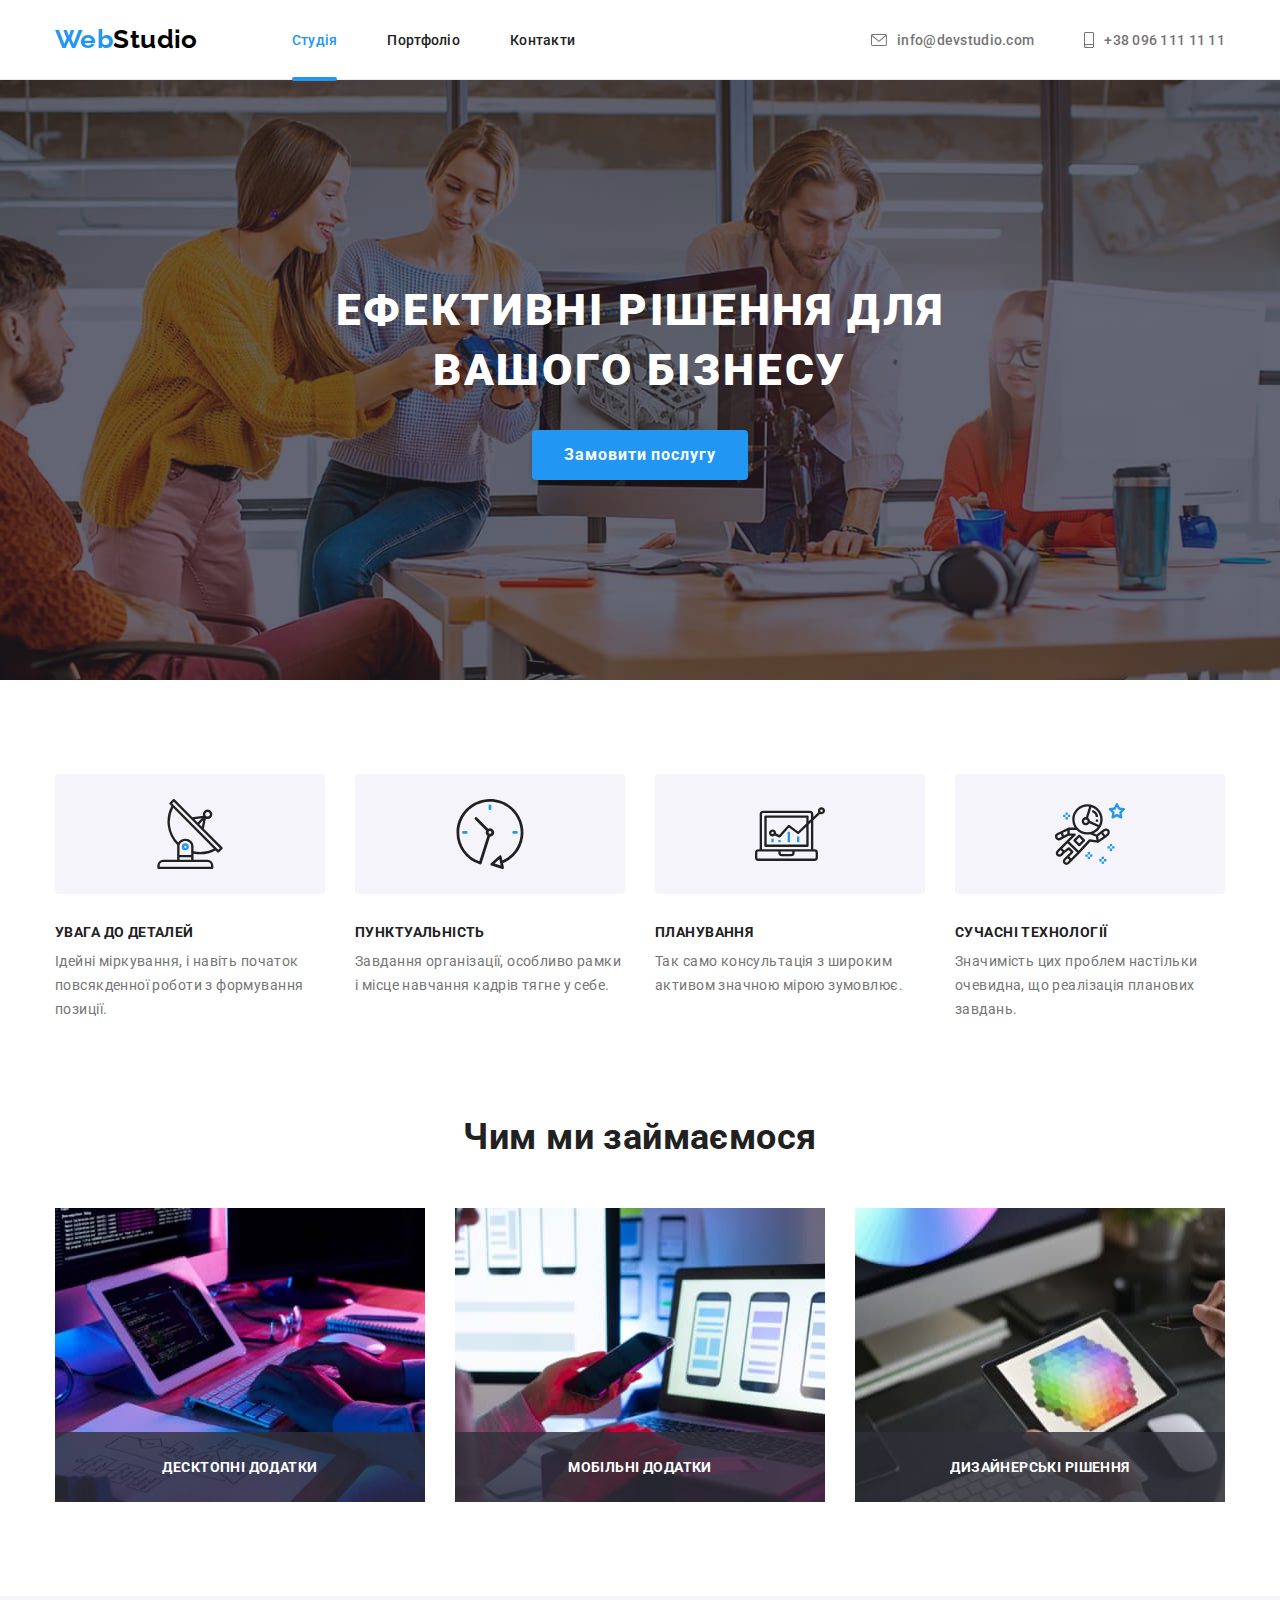
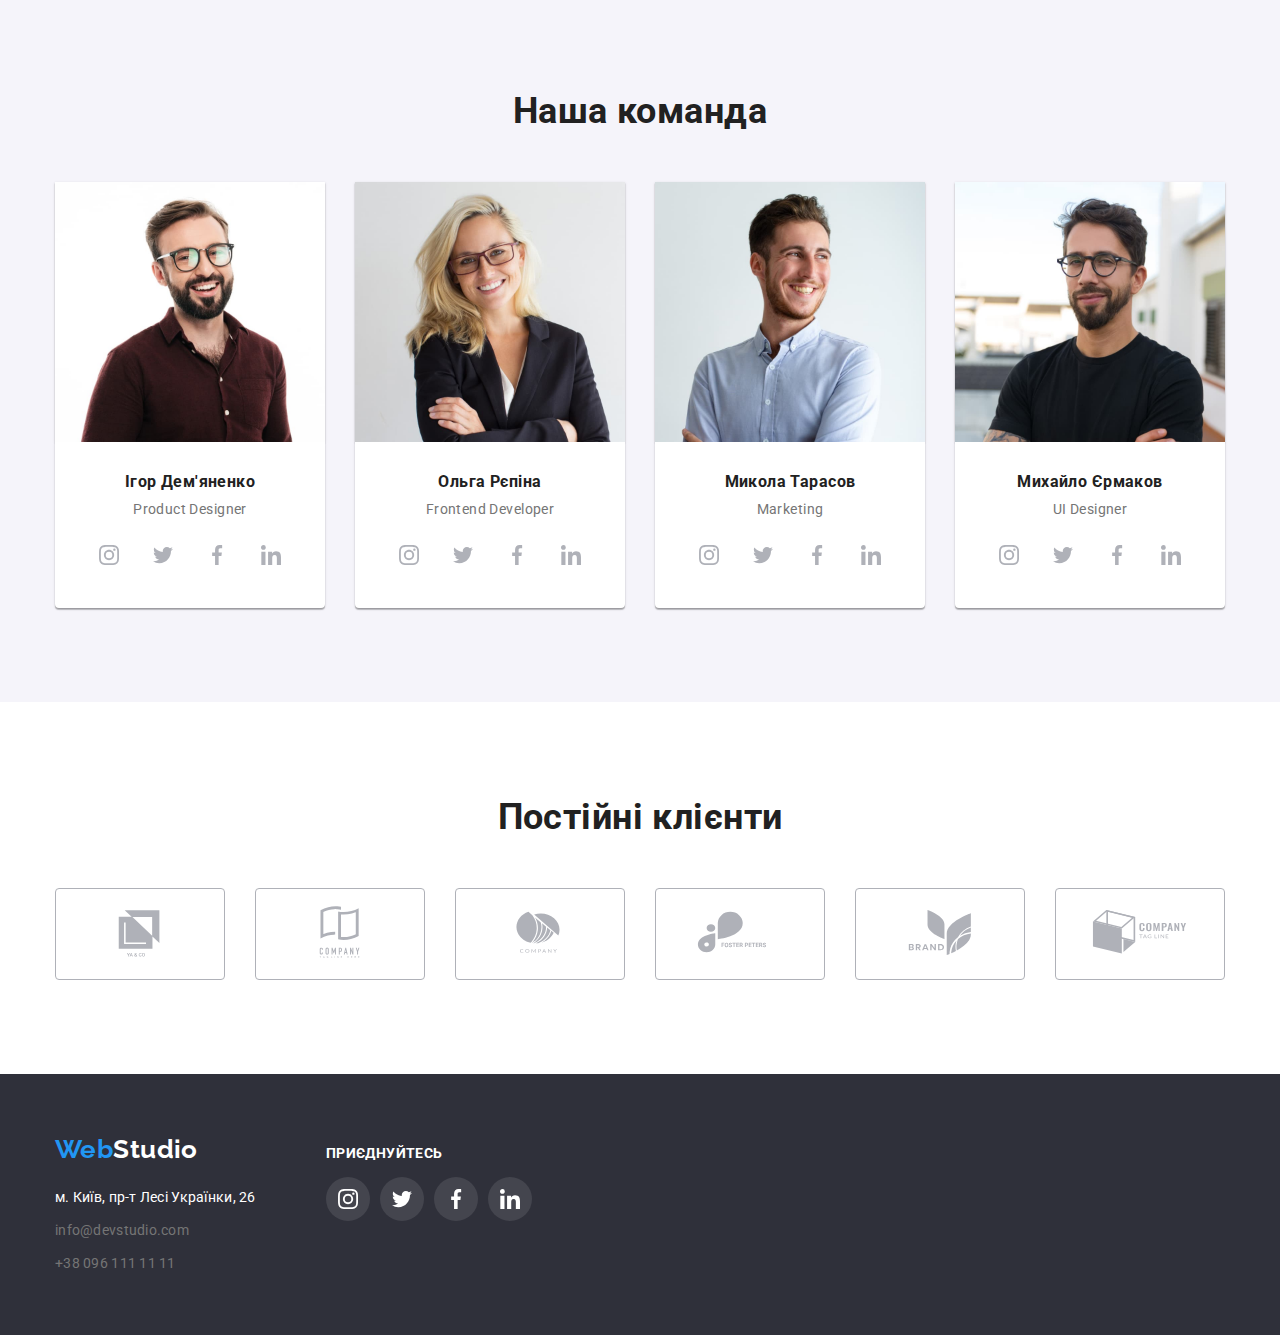
<file: index.html>
<!DOCTYPE html>
<html lang="uk">
  <head>
    <meta charset="UTF-8" />
    <meta http-equiv="X-UA-Compatible" content="IE=edge" />
    <meta name="viewport" content="width=device-width, initial-scale=1.0" />
    <title>Document</title>
    <link rel="preconnect" href="https://fonts.googleapis.com" />
    <link rel="preconnect" href="https://fonts.gstatic.com" crossorigin />
    <link
      href="https://fonts.googleapis.com/css2?family=Raleway:wght@700&family=Roboto:wght@400;500;700;900&display=swap"
      rel="stylesheet"
    />
    <link
      rel="stylesheet"
      href="https://cdnjs.cloudflare.com/ajax/libs/modern-normalize/0.6.0/modern-normalize.min.css"
    />
    <link rel="stylesheet" href="./css/styles.css" />
  </head>
  <body>
    <!-- Шапка -->
    <header class="page-header">
      <div class="container">
        <nav class="main-nav">
          <a href="index.html" lang="en" class="logo"
            ><span class="logo web">Web</span><span class="logo studio">Studio</span></a
          >
          <ul class="site-nav">
            <li class="site-nav-item">
              <a class="link-current" href="index.html">Студія</a>
            </li>
            <li class="site-nav-item">
              <a href="./portfolio.html">Портфоліо</a>
            </li>
            <li class="site-nav-item">
              <a href="#">Контакти</a>
            </li>
          </ul>
        </nav>
        <ul class="site-cont">
          <li class="site-cont-item">
            <a class="site-cont-item-link" href="mailto:info@devstudio.com">
              <span class="site-cont-item-img">
                <svg class="site-cont-item-icon" width="16" height="12">
                  <use href="./images/icons.svg#icon-envelope"></use>
                </svg>
              </span>
              info@devstudio.com</a
            >
          </li>
          <li class="site-cont-item">
            <a class="site-cont-item-link" href="tel:+380961111111">
              <span class="site-cont-item-img">
                <svg class="site-cont-item-icon" width="10" height="16">
                  <use href="./images/icons.svg#icon-smartphone"></use>
                </svg>
              </span>
              +38 096 111 11 11</a
            >
          </li>
        </ul>
      </div>
    </header>
    <!-- Основний контент сторінки -->
    <main>
      <!-- Герой -->
      <section class="hero-section">
        <div class="container">
          <h1 class="hero-title">Ефективні рішення для вашого бізнесу</h1>
          <button data-modal-open class="button-hero" type="button">Замовити послугу</button>
        </div>
      </section>
      <!--  Особливості -->
      <section class="section">
        <div class="container">
          <h2 class="section-title oportunities-title">Наші особливості</h2>
          <ul class="oportunities-list">
            <li class="oportunities-item">
              <span class="oportunities-img">
                <svg width="70" height="70">
                  <use href="./images/icons.svg#icon-antenna"></use>
                </svg>
              </span>
              <h3 class="oportunities">Увага до деталей</h3>
              <p>Ідейні міркування, і навіть початок повсякденної роботи з формування позиції.</p>
            </li>
            <li class="oportunities-item">
              <span class="oportunities-img">
                <svg width="70" height="70">
                  <use href="./images/icons.svg#icon-clock"></use>
                </svg>
              </span>
              <h3 class="oportunities">Пунктуальність</h3>
              <p>Завдання організації, особливо рамки і місце навчання кадрів тягне у себе.</p>
            </li>
            <li class="oportunities-item">
              <span class="oportunities-img">
                <svg width="70" height="70">
                  <use href="./images/icons.svg#icon-diagram"></use>
                </svg>
              </span>
              <h3 class="oportunities">Планування</h3>
              <p>Так само консультація з широким активом значною мірою зумовлює.</p>
            </li>
            <li class="oportunities-item">
              <span class="oportunities-img">
                <svg width="70" height="70">
                  <use href="./images/icons.svg#icon-astronaut"></use>
                </svg>
              </span>
              <h3 class="oportunities">Сучасні технології</h3>
              <p>Значимість цих проблем настільки очевидна, що реалізація планових завдань.</p>
            </li>
          </ul>
        </div>
      </section>

      <!-- Чим ми займаємося -->
      <section class="section-what-we-do">
        <div class="container">
          <h2 class="section-title">Чим ми займаємося</h2>
          <ul class="our-work-list">
            <li class="our-work-list-item">
              <img src="./images/keyboard.jpg" alt="Друк на клавіатурі" width="370" />
              <div class="our-work-container">
                <p class="our-work-text">Десктопні додатки</p>
              </div>
            </li>
            <li class="our-work-list-item">
              <img src="./images/phone.jpg" alt="Телефон в руці" width="370" />
              <div class="our-work-container">
                <p class="our-work-text">Мобільні додатки</p>
              </div>
            </li>
            <li class="our-work-list-item">
              <img src="./images/tablet.jpg" alt="Графічний планшет в руці" width="370" />
              <div class="our-work-container">
                <p class="our-work-text">Дизайнерські рішення</p>
              </div>
            </li>
          </ul>
        </div>
      </section>
      <!-- Наша команда -->

      <section class="section section-team">
        <div class="container">
          <h2 class="section-title">Наша команда</h2>
          <ul class="team-list">
            <li class="team-card">
              <img
                class="team-image"
                src="./images/developer1.jpg"
                alt="Усміхнений працівник компанії в окулярах"
                width="270"
              />
              <div class="team-item">
                <h3 class="name">Ігор Дем'яненко</h3>
                <p class="team-position">Product Designer</p>
                <ul class="team-icon-list">
                  <li>
                    <a class="team-icon-img" href="#">
                      <svg class="team-icon-icon" width="20" height="20">
                        <use href="./images/icons.svg#icon-instagram"></use>
                      </svg>
                    </a>
                  </li>
                  <li>
                    <a class="team-icon-img" href="#">
                      <svg class="team-icon-icon" width="20" height="20">
                        <use href="./images/icons.svg#icon-twitter"></use>
                      </svg>
                    </a>
                  </li>
                  <li>
                    <a class="team-icon-img" href="#">
                      <svg class="team-icon-icon" width="20" height="20">
                        <use href="./images/icons.svg#icon-facebook"></use>
                      </svg>
                    </a>
                  </li>
                  <li>
                    <a class="team-icon-img" href="#">
                      <svg class="team-icon-icon" width="20" height="20">
                        <use href="./images/icons.svg#icon-linkedin"></use>
                      </svg>
                    </a>
                  </li>
                </ul>
              </div>
            </li>
            <li class="team-card">
              <img
                class="team-image"
                src="./images/developer2.jpg"
                alt="Усміхнена дівчина в окулярах"
                width="270"
              />
              <div class="team-item">
                <h3 class="name">Ольга Рєпіна</h3>
                <p class="team-position">Frontend Developer</p>
                <ul class="team-icon-list">
                  <li>
                    <a class="team-icon-img" href="#">
                      <svg class="team-icon-icon" width="20" height="20">
                        <use href="./images/icons.svg#icon-instagram"></use>
                      </svg>
                    </a>
                  </li>
                  <li>
                    <a class="team-icon-img" href="#">
                      <svg class="team-icon-icon" width="20" height="20">
                        <use href="./images/icons.svg#icon-twitter"></use>
                      </svg>
                    </a>
                  </li>
                  <li>
                    <a class="team-icon-img" href="#">
                      <svg class="team-icon-icon" width="20" height="20">
                        <use href="./images/icons.svg#icon-facebook"></use>
                      </svg>
                    </a>
                  </li>
                  <li>
                    <a class="team-icon-img" href="#">
                      <svg class="team-icon-icon" width="20" height="20">
                        <use href="./images/icons.svg#icon-linkedin"></use>
                      </svg>
                    </a>
                  </li>
                </ul>
              </div>
            </li>
            <li class="team-card">
              <img
                class="team-image"
                src="./images/developer3.jpg"
                alt="Усміхнений працівник компанії"
                width="270"
              />
              <div class="team-item">
                <h3 class="name">Микола Тарасов</h3>
                <p class="team-position">Marketing</p>
                <ul class="team-icon-list">
                  <li>
                    <a class="team-icon-img" href="#">
                      <svg class="team-icon-icon" width="20" height="20">
                        <use href="./images/icons.svg#icon-instagram"></use>
                      </svg>
                    </a>
                  </li>
                  <li>
                    <a class="team-icon-img" href="#">
                      <svg class="team-icon-icon" width="20" height="20">
                        <use href="./images/icons.svg#icon-twitter"></use>
                      </svg>
                    </a>
                  </li>
                  <li>
                    <a class="team-icon-img" href="#">
                      <svg class="team-icon-icon" width="20" height="20">
                        <use href="./images/icons.svg#icon-facebook"></use>
                      </svg>
                    </a>
                  </li>
                  <li>
                    <a class="team-icon-img" href="#">
                      <svg class="team-icon-icon" width="20" height="20">
                        <use href="./images/icons.svg#icon-linkedin"></use>
                      </svg>
                    </a>
                  </li>
                </ul>
              </div>
            </li>
            <li class="team-card">
              <img
                class="team-image"
                src="./images/developer4.jpg"
                alt="Усміхнений хлопець в окулярах"
                width="270"
              />
              <div class="team-item">
                <h3 class="name">Михайло Єрмаков</h3>
                <p class="team-position">UI Designer</p>
                <ul class="team-icon-list">
                  <li>
                    <a class="team-icon-img" href="#">
                      <svg class="team-icon-icon" width="20" height="20">
                        <use href="./images/icons.svg#icon-instagram"></use>
                      </svg>
                    </a>
                  </li>
                  <li>
                    <a class="team-icon-img" href="#">
                      <svg class="team-icon-icon" width="20" height="20">
                        <use href="./images/icons.svg#icon-twitter"></use>
                      </svg>
                    </a>
                  </li>
                  <li>
                    <a class="team-icon-img" href="#">
                      <svg class="team-icon-icon" width="20" height="20">
                        <use href="./images/icons.svg#icon-facebook"></use>
                      </svg>
                    </a>
                  </li>
                  <li>
                    <a class="team-icon-img" href="#">
                      <svg class="team-icon-icon" width="20" height="20">
                        <use href="./images/icons.svg#icon-linkedin"></use>
                      </svg>
                    </a>
                  </li>
                </ul>
              </div>
            </li>
          </ul>
        </div>
      </section>
      <section class="section">
        <div class="container">
          <h2 class="section-title">Постійні клієнти</h2>
          <ul class="clients-list">
            <li class="clients-item">
              <a class="clients-link" href="#">
                <span>
                  <svg class="clients-icon" width="106" height="60">
                    <use href="./images/icons.svg#icon-logo"></use>
                  </svg>
                </span>
              </a>
            </li>
            <li class="clients-item">
              <a class="clients-link" href="#">
                <span>
                  <svg class="clients-icon" width="106" height="60">
                    <use href="./images/icons.svg#icon-logo-2"></use>
                  </svg>
                </span>
              </a>
            </li>
            <li class="clients-item">
              <a class="clients-link" href="#">
                <span>
                  <svg class="clients-icon" width="106" height="60">
                    <use href="./images/icons.svg#icon-logo-3"></use>
                  </svg>
                </span>
              </a>
            </li>
            <li class="clients-item">
              <a class="clients-link" href="#">
                <span>
                  <svg class="clients-icon" width="106" height="60">
                    <use href="./images/icons.svg#icon-logo-4"></use>
                  </svg>
                </span>
              </a>
            </li>
            <li class="clients-item">
              <a class="clients-link" href="#">
                <span>
                  <svg class="clients-icon" width="106" height="60">
                    <use href="./images/icons.svg#icon-logo-5"></use>
                  </svg>
                </span>
              </a>
            </li>
            <li class="clients-item">
              <a class="clients-link" href="#">
                <span>
                  <svg class="clients-icon" width="106" height="60">
                    <use href="./images/icons.svg#icon-logo-6"></use>
                  </svg>
                </span>
              </a>
            </li>
          </ul>
        </div>
      </section>
    </main>

    <!-- Футер -->

    <footer class="footer footer-section">
      <div class="container container-footer">
        <div>
          <a href="index.html" lang="en" class="logo logo-footer"
            ><span class="logo-web">Web</span><span class="logo-studio2">Studio</span></a
          >
          <address>
            <ul class="footer-cont">
              <li class="footer-cont-item">
                <a
                  class="map"
                  href="https://www.google.com.ua/maps/search/%D0%BC.+%D0%9A%D0%B8%D1%97%D0%B2,+%D0%BF%D1%80-%D1%82+%D0%9B%D0%B5%D1%81%D1%96+%D0%A3%D0%BA%D1%80%D0%B0%D1%97%D0%BD%D0%BA%D0%B8,+26/@50.4265807,30.5361971,17z?hl"
                  target="_blank"
                  rel="noopener noreferrer nofollow"
                  >м. Київ, пр-т Лесі Українки, 26</a
                >
              </li>
              <li class="footer-cont-item">
                <a href="mailto:mailto:info@devstudio.com">info@devstudio.com</a>
              </li>
              <li class="footer-cont-item">
                <a href="tel:+380961111111">+38 096 111 11 11</a>
              </li>
            </ul>
          </address>
        </div>
        <div class="footer-join-section">
          <p class="footer-join">Приєднуйтесь</p>
          <ul class="footer-icon-list">
            <li>
              <a class="footer-icon-img" href="#">
                <svg class="footer-icon-icon" width="20" height="20">
                  <use href="./images/icons.svg#icon-instagram"></use>
                </svg>
              </a>
            </li>
            <li>
              <a class="footer-icon-img" href="#">
                <svg class="footer-icon-icon" width="20" height="20">
                  <use href="./images/icons.svg#icon-twitter"></use>
                </svg>
              </a>
            </li>
            <li>
              <a class="footer-icon-img" href="#">
                <svg class="footer-icon-icon" width="20" height="20">
                  <use href="./images/icons.svg#icon-facebook"></use>
                </svg>
              </a>
            </li>
            <li>
              <a class="footer-icon-img" href="#">
                <svg class="footer-icon-icon" width="20" height="20">
                  <use href="./images/icons.svg#icon-linkedin"></use>
                </svg>
              </a>
            </li>
          </ul>
        </div>
      </div>
    </footer>

    <div data-modal class="backdrop is-hidden">
      <div class="modal">
        <button data-modal-close type="button" class="close">
          <p class="close-text">+</p>
        </button>
      </div>
    </div>
    <script src="./js/modal.js"></script>
  </body>
</html>
</file>
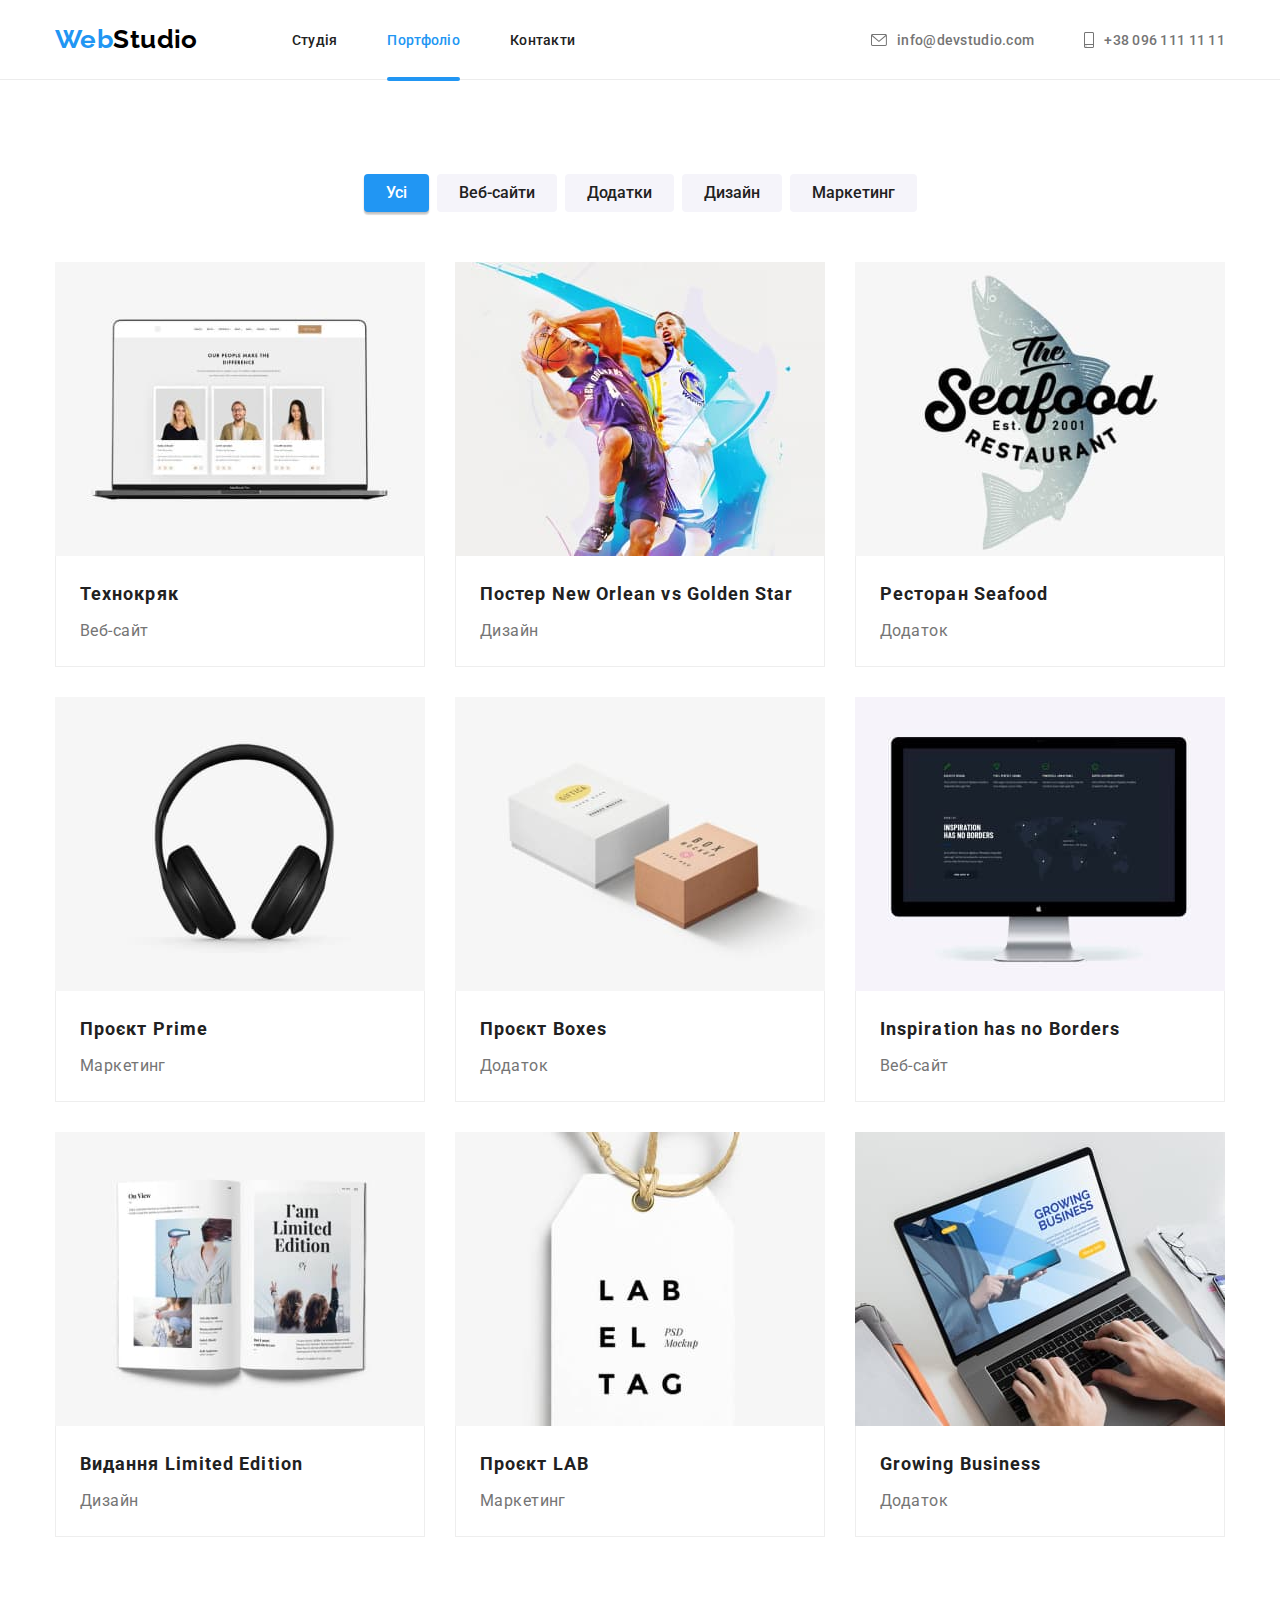
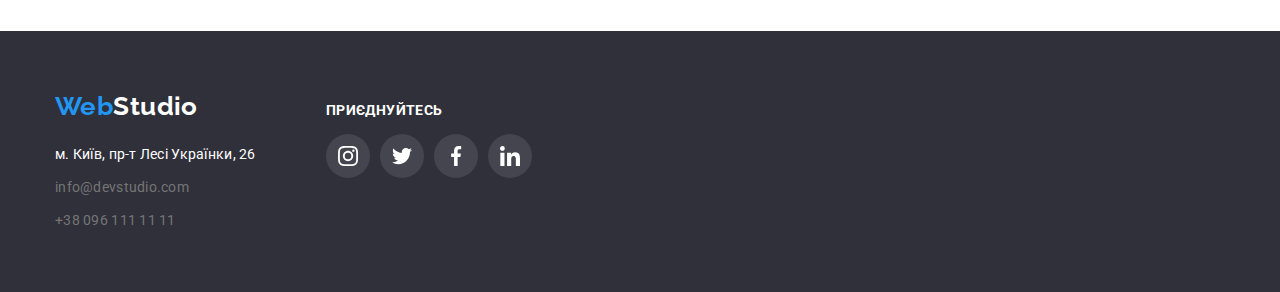
<file: portfolio.html>
<!DOCTYPE html>
<html lang="uk">
  <head>
    <meta charset="UTF-8" />
    <meta http-equiv="X-UA-Compatible" content="IE=edge" />
    <meta name="viewport" content="width=device-width, initial-scale=1.0" />
    <title>Document</title>
    <link rel="preconnect" href="https://fonts.googleapis.com" />
    <link rel="preconnect" href="https://fonts.gstatic.com" crossorigin />
    <link
      href="https://fonts.googleapis.com/css2?family=Raleway:wght@700&family=Roboto:wght@400;500;700;900&display=swap"
      rel="stylesheet"
    />
    <link
      rel="stylesheet"
      href="https://cdnjs.cloudflare.com/ajax/libs/modern-normalize/0.6.0/modern-normalize.min.css"
    />
    <link rel="stylesheet" href="./css/styles.css" />
  </head>
  <body>
    <!-- Шапка -->
    <header class="page-header">
      <div class="container">
        <nav class="main-nav">
          <a href="index.html" lang="en" class="logo"
            ><span class="logo web">Web</span><span class="logo studio">Studio</span></a
          >
          <ul class="site-nav">
            <li class="site-nav-item">
              <a href="index.html">Студія</a>
            </li>
            <li class="site-nav-item">
              <a class="link-current" href="./portfolio.html">Портфоліо</a>
            </li>
            <li class="site-nav-item">
              <a href="#">Контакти</a>
            </li>
          </ul>
        </nav>
        <ul class="site-cont">
          <li class="site-cont-item">
            <a class="site-cont-item-link" href="mailto:info@devstudio.com">
              <span class="site-cont-item-img">
                <svg class="site-cont-item-icon" width="16" height="12">
                  <use href="./images/icons.svg#icon-envelope"></use>
                </svg>
              </span>
              info@devstudio.com</a
            >
          </li>
          <li class="site-cont-item">
            <a class="site-cont-item-link" href="tel:+380961111111">
              <span class="site-cont-item-img">
                <svg class="site-cont-item-icon" width="10" height="16">
                  <use href="./images/icons.svg#icon-smartphone"></use>
                </svg>
              </span>
              +38 096 111 11 11</a
            >
          </li>
        </ul>
      </div>
    </header>

    <!-- Основний контент сторінки -->

    <main>
      <section class="section">
        <div class="container">
          <h1 class="title-portfolio">Портфоліо</h1>
          <ul class="button-portfolio-list">
            <li><button class="button-portfolio current" type="button">Усі</button></li>
            <li><button class="button-portfolio" type="button">Веб-сайти</button></li>
            <li><button class="button-portfolio" type="button">Додатки</button></li>
            <li><button class="button-portfolio" type="button">Дизайн</button></li>
            <li><button class="button-portfolio" type="button">Маркетинг</button></li>
          </ul>
          <ul class="works-list">
            <li class="works-card">
              <a class="works-card-link" href="#">
                <div class="works-description">
                  <img
                    class="works-image"
                    src="./images/prtf1.jpg"
                    alt="Приклад вебсайту"
                    width="370"
                  />
                  <div class="works-item-container">
                    <p class="works-item-text">
                      Ресурс пропонує комплексні пропозиції з різним рівнем функціоналу та сервісів.
                      Все це дозволить відвідувачу отримати вичерпні відомості про компанію чи
                      приватну особу.
                    </p>
                  </div>
                </div>
                <div class="works-item">
                  <h2 class="works-name">Технокряк</h2>
                  <p class="works-type">Веб-сайт</p>
                </div>
              </a>
            </li>

            <li class="works-card">
              <a class="works-card-link" href="#">
                <div class="works-description">
                  <img
                    class="works-image"
                    src="./images/prtf2.jpg"
                    alt="Постер з баскетболістами"
                    width="370"
                  />
                  <div class="works-item-container">
                    <p class="works-item-text">
                      Ресурс пропонує комплексні пропозиції з різним рівнем функціоналу та сервісів.
                      Все це дозволить відвідувачу отримати вичерпні відомості про компанію чи
                      приватну особу.
                    </p>
                  </div>
                </div>
                <div class="works-item">
                  <h2 class="works-name">Постер New Orlean vs Golden Star</h2>
                  <p class="works-type">Дизайн</p>
                </div>
              </a>
            </li>

            <li class="works-card">
              <a class="works-card-link" href="#">
                <div class="works-description">
                  <img
                    class="works-image"
                    src="./images/prtf3.jpg"
                    alt="Лого ресторану"
                    width="370"
                  />
                  <div class="works-item-container">
                    <p class="works-item-text">
                      Ресурс пропонує комплексні пропозиції з різним рівнем функціоналу та сервісів.
                      Все це дозволить відвідувачу отримати вичерпні відомості про компанію чи
                      приватну особу.
                    </p>
                  </div>
                </div>
                <div class="works-item">
                  <h2 class="works-name">Ресторан Seafood</h2>
                  <p class="works-type">Додаток</p>
                </div>
              </a>
            </li>

            <li class="works-card">
              <a class="works-card-link" href="#">
                <div class="works-description">
                  <img class="works-image" src="./images/prtf4.jpg" alt="Навушники" width="370" />
                  <div class="works-item-container">
                    <p class="works-item-text">
                      Ресурс пропонує комплексні пропозиції з різним рівнем функціоналу та сервісів.
                      Все це дозволить відвідувачу отримати вичерпні відомості про компанію чи
                      приватну особу.
                    </p>
                  </div>
                </div>
                <div class="works-item">
                  <h2 class="works-name">Проєкт Prime</h2>
                  <p class="works-type">Маркетинг</p>
                </div>
              </a>
            </li>

            <li class="works-card">
              <a class="works-card-link" href="#">
                <div class="works-description">
                  <img class="works-image" src="./images/prtf5.jpg" alt="Коробки" width="370" />
                  <div class="works-item-container">
                    <p class="works-item-text">
                      Ресурс пропонує комплексні пропозиції з різним рівнем функціоналу та сервісів.
                      Все це дозволить відвідувачу отримати вичерпні відомості про компанію чи
                      приватну особу.
                    </p>
                  </div>
                </div>
                <div class="works-item">
                  <h2 class="works-name">Проєкт Boxes</h2>
                  <p class="works-type">Додаток</p>
                </div>
              </a>
            </li>

            <li class="works-card">
              <a class="works-card-link" href="#">
                <div class="works-description">
                  <img class="works-image" src="./images/prtf6.jpg" alt="Монітор" width="370" />
                  <div class="works-item-container">
                    <p class="works-item-text">
                      Ресурс пропонує комплексні пропозиції з різним рівнем функціоналу та сервісів.
                      Все це дозволить відвідувачу отримати вичерпні відомості про компанію чи
                      приватну особу.
                    </p>
                  </div>
                </div>
                <div class="works-item">
                  <h2 class="works-name">Inspiration has no Borders</h2>
                  <p class="works-type">Веб-сайт</p>
                </div>
              </a>
            </li>

            <li class="works-card">
              <a class="works-card-link" href="#">
                <div class="works-description">
                  <img class="works-image" src="./images/prtf7.jpg" alt="Книга" width="370" />
                  <div class="works-item-container">
                    <p class="works-item-text">
                      Ресурс пропонує комплексні пропозиції з різним рівнем функціоналу та сервісів.
                      Все це дозволить відвідувачу отримати вичерпні відомості про компанію чи
                      приватну особу.
                    </p>
                  </div>
                </div>
                <div class="works-item">
                  <h2 class="works-name">Видання Limited Edition</h2>
                  <p class="works-type">Дизайн</p>
                </div>
              </a>
            </li>

            <li class="works-card">
              <a class="works-card-link" href="#">
                <div class="works-description">
                  <img class="works-image" src="./images/prtf8.jpg" alt="Бірка" width="370" />
                  <div class="works-item-container">
                    <p class="works-item-text">
                      Ресурс пропонує комплексні пропозиції з різним рівнем функціоналу та сервісів.
                      Все це дозволить відвідувачу отримати вичерпні відомості про компанію чи
                      приватну особу.
                    </p>
                  </div>
                </div>
                <div class="works-item">
                  <h2 class="works-name">Проєкт LAB</h2>
                  <p class="works-type">Маркетинг</p>
                </div>
              </a>
            </li>

            <li class="works-card">
              <a class="works-card-link" href="#">
                <div class="works-description">
                  <img class="works-image" src="./images/prtf9.jpg" alt="Ноутбук" width="370" />
                  <div class="works-item-container">
                    <p class="works-item-text">
                      Ресурс пропонує комплексні пропозиції з різним рівнем функціоналу та сервісів.
                      Все це дозволить відвідувачу отримати вичерпні відомості про компанію чи
                      приватну особу.
                    </p>
                  </div>
                </div>
                <div class="works-item">
                  <h2 class="works-name">Growing Business</h2>
                  <p class="works-type">Додаток</p>
                </div>
              </a>
            </li>
          </ul>
        </div>
      </section>
    </main>

    <!-- Футер -->

    <footer class="footer footer-section">
      <div class="container container-footer">
        <div>
          <a href="index.html" lang="en" class="logo logo-footer"
            ><span class="logo-web">Web</span><span class="logo-studio2">Studio</span></a
          >
          <address>
            <ul class="footer-cont">
              <li class="footer-cont-item">
                <a
                  class="map"
                  href="https://www.google.com.ua/maps/search/%D0%BC.+%D0%9A%D0%B8%D1%97%D0%B2,+%D0%BF%D1%80-%D1%82+%D0%9B%D0%B5%D1%81%D1%96+%D0%A3%D0%BA%D1%80%D0%B0%D1%97%D0%BD%D0%BA%D0%B8,+26/@50.4265807,30.5361971,17z?hl"
                  target="_blank"
                  rel="noopener noreferrer nofollow"
                  >м. Київ, пр-т Лесі Українки, 26</a
                >
              </li>
              <li class="footer-cont-item">
                <a href="mailto:mailto:info@devstudio.com">info@devstudio.com</a>
              </li>
              <li class="footer-cont-item">
                <a href="tel:+380961111111">+38 096 111 11 11</a>
              </li>
            </ul>
          </address>
        </div>
        <div class="footer-join-section">
          <p class="footer-join">Приєднуйтесь</p>
          <ul class="footer-icon-list">
            <li>
              <a class="footer-icon-img" href="#">
                <svg class="footer-icon-icon" width="20" height="20">
                  <use href="./images/icons.svg#icon-instagram"></use>
                </svg>
              </a>
            </li>
            <li>
              <a class="footer-icon-img" href="#">
                <svg class="footer-icon-icon" width="20" height="20">
                  <use href="./images/icons.svg#icon-twitter"></use>
                </svg>
              </a>
            </li>
            <li>
              <a class="footer-icon-img" href="#">
                <svg class="footer-icon-icon" width="20" height="20">
                  <use href="./images/icons.svg#icon-facebook"></use>
                </svg>
              </a>
            </li>
            <li>
              <a class="footer-icon-img" href="#">
                <svg class="footer-icon-icon" width="20" height="20">
                  <use href="./images/icons.svg#icon-linkedin"></use>
                </svg>
              </a>
            </li>
          </ul>
        </div>
      </div>
    </footer>
  </body>
</html>
</file>
<file: css/styles.css>
/* вторичний колір тексту #212121 */
/* основний колір тексту #757575 */
/* білий колір #FFFFFF */
/* колір акценту #2196F3 */
/* колір героя і футера #2F303A */
/* колір  фону секції #F5F4FA */
/* колір фону #F5F5F5 */
/* колір лого #000000 */

:root {
  --primary-text-color: #757575;
  --title-text-color: #212121;
  --accent-color: #2196f3;
}

body {
  background-color: #ffffff;
  color: var(--primary-text-color);
  font-family: Roboto, sans-serif;
  letter-spacing: 0.03em;
  font-size: 14px;
}

ul {
  list-style: none;
  padding: 0;
  margin: 0;
}

p {
  margin: 0;
  padding: 0;
}

h1,
h2,
h3,
h4,
h5,
h6 {
  padding: 0;
  margin: 0;
}

a {
  color: inherit;
  text-decoration-line: none;
}

button {
  cursor: pointer;
}

.container {
  margin-left: auto;
  margin-right: auto;
  width: 1200px;
  padding-left: 15px;
  padding-right: 15px;
}

.section {
  padding: 94px 0;
}

.section-what-we-do {
  padding: 0 0 94px;
}

.footer-section {
  padding: 60px 0;
  display: flex;
}

img {
  display: block;
  max-width: 100%;
  height: auto;
}

/* основні стилі секцій */

.section-title {
  color: var(--title-text-color);
  font-weight: 700;
  font-size: 36px;
  line-height: calc(42 / 36);
  text-align: center;
  margin-bottom: 50px;
}

.page-header {
  border-bottom: 1px solid #ececec;
}

/* logo */
.logo {
  font-family: Raleway, sans-serif;
  font-weight: 700;
  font-size: 26px;
  line-height: calc(31 / 26);
  padding: 24px 0;
}

.logo .web {
  color: var(--accent-color);
}

.logo .studio {
  color: #000000;
}

/* navigation */

.site-nav {
  color: var(--title-text-color);
  display: flex;
}

.site-nav a {
  transition: color 250ms cubic-bezier(0.4, 0, 0.2, 1);
}

.site-nav-item:first-child {
  margin-left: 94px;
}

.site-nav a:hover,
.site-nav a:focus {
  color: var(--accent-color);
}

.site-cont {
  color: var(--primary-text-color);
  font-style: normal;
  font-weight: 400;
  font-size: 14px;
  line-height: calc(24 / 14);
  display: flex;
}

.site-cont a {
  transition: color 250ms cubic-bezier(0.4, 0, 0.2, 1);
}

.site-cont a:hover,
.site-cont a:focus {
  color: var(--accent-color);
}

.link-current {
  color: var(--accent-color);
  position: relative;
  padding-bottom: 32px;
}

.link-current::after {
  content: '';
  position: absolute;
  width: 100%;
  height: 4px;
  border-radius: 2px;
  background-color: var(--accent-color);
  bottom: -1px;
  left: 0;
}

.site-nav,
.site-cont,
.footer-cont {
  font-family: 'Roboto';
  font-weight: 500;
  font-size: 14px;
  line-height: calc(16 / 14);
  letter-spacing: 0.02em;
}

.main-nav {
  display: flex;
  align-items: center;
}

header .container {
  display: flex;
  align-items: center;
  justify-content: space-between;
}

.site-nav-item:not(:last-child) {
  margin-right: 50px;
}

.site-cont-item:not(:last-child) {
  margin-right: 50px;
}

.site-cont-item-link {
  display: flex;
  align-items: center;
}

.site-cont-item-img {
  margin-right: 10px;
  display: flex;
  align-items: center;
}

.site-cont-item-icon {
  fill: currentColor;
}

/* hero */

.hero-section {
  background-color: #2f303a;
  padding: 200px 0;
  background-image: linear-gradient(rgba(47, 48, 58, 0.4), rgba(47, 48, 58, 0.4)),
    url(../images/hero-image.jpg);
  background-repeat: no-repeat;
  background-size: cover;
  background-position: center;
  max-width: 1600px;
  margin: 0 auto;
}

.hero-title {
  color: #ffffff;
  font-weight: 900;
  font-size: 44px;
  line-height: calc(60 / 44);
  text-align: center;
  letter-spacing: 0.06em;
  text-transform: uppercase;
  max-width: 669px;
  margin: 0 auto 30px;
}

.button-hero {
  display: block;
  color: #ffffff;
  background-color: var(--accent-color);
  font-weight: 700;
  font-size: 16px;
  line-height: calc(30 / 16);
  letter-spacing: 0.06em;
  text-align: center;
  box-shadow: 0px 4px 4px rgba(0, 0, 0, 0.15);
  border-radius: 4px;
  margin: 0 auto;
  padding: 10px 32px;
  border: var(--accent-color);
  transition: background-color 250ms cubic-bezier(0.4, 0, 0.2, 1);
}

.button-hero:hover,
.button-hero:focus {
  background-color: #188ce8;
}

/* наші переваги */

.oportunities {
  color: var(--title-text-color);
  font-weight: 700;
  font-size: 14px;
  line-height: calc(16 / 14);
  text-transform: uppercase;
  margin-bottom: 10px;
}

.oportunities-list {
  display: flex;
  gap: 30px;
}

.oportunities-item {
  width: 270px;
  line-height: 1.71;
}

.oportunities-img {
  display: flex;
  width: 270px;
  height: 120px;
  background-color: #f5f4fa;
  display: flex;
  border-radius: 4px;
  align-items: center;
  justify-content: center;
  margin-bottom: 30px;
}

/* Чим ми займаємося */

.our-work-list {
  display: flex;
  gap: 30px;
}

.our-work-list-item {
  max-width: 370px;
  position: relative;
}

.our-work-container {
  position: absolute;
  bottom: 0;
  width: 370px;
  height: 70px;
  background-color: rgba(47, 48, 58, 0.8);
  display: flex;
  justify-content: center;
}

.our-work-text {
  display: flex;
  color: #fff;
  text-transform: uppercase;
  align-items: center;
  font-weight: 700;
  line-height: calc(16 / 14);
}

/* наша команда  */

.name {
  color: var(--title-text-color);
  font-size: 16px;
  margin-bottom: 10px;
  min-width: 145px;
}

.team-position {
  min-width: 147px;
}

.section-team {
  background-color: #f5f4fa;
}

.team-list {
  display: flex;
}

.team-item {
  padding: 30px;
  background-color: #ffffff;
  width: 270px;
  text-align: center;
  box-shadow: 0px 1px 3px rgba(0, 0, 0, 0.12), 0px 1px 1px rgba(0, 0, 0, 0.14),
    0px 2px 1px rgba(0, 0, 0, 0.2);
  border-radius: 0px 0px 4px 4px;
  border: transparent solid 1px;
}

.team-card:not(:last-child) {
  margin-right: 30px;
}

.team-image {
  box-shadow: 0px 1px 3px rgba(0, 0, 0, 0.12), 0px 1px 1px rgba(0, 0, 0, 0.14),
    0px 2px 1px rgba(0, 0, 0, 0.2);
}

.team-icon-img {
  width: 44px;
  height: 44px;
  border-radius: 50%;
  background-color: #ffffff;
  display: flex;
  align-items: center;
  justify-content: center;
  transition: background-color 250ms cubic-bezier(0.4, 0, 0.2, 1);
}

.team-icon-list {
  margin-top: 16px;
  display: flex;
  align-items: center;
  justify-content: center;
  gap: 10px;
}

.team-icon-icon {
  fill: #afb1b8;
  transition: fill 250ms cubic-bezier(0.4, 0, 0.2, 1);
}

.team-icon-img:hover,
.team-icon-img:focus {
  background-color: var(--accent-color);
}

.team-icon-img:hover .team-icon-icon,
.team-icon-img:focus .team-icon-icon {
  fill: #ffffff;
}

/* Постійні клієнти */

.clients-list {
  display: flex;
  gap: 30px;
}

.clients-item {
  width: 170px;
  height: 92px;
}

.clients-link {
  width: 100%;
  height: 100%;
  border: 1px solid #afb1b8;
  border-radius: 4px;
  display: flex;
  align-items: center;
  justify-content: center;
  transition: border 250ms cubic-bezier(0.4, 0, 0.2, 1);
}

.clients-icon {
  fill: #afb1b8;
  transition: fill 250ms cubic-bezier(0.4, 0, 0.2, 1);
}

.clients-link:hover,
.clients-link:focus {
  border: 1px solid var(--accent-color);
}

.clients-link:hover .clients-icon,
.clients-link:focus .clients-icon {
  fill: var(--accent-color);
}

/* футер */
.container-footer {
  display: flex;
  align-items: baseline;
}

.footer {
  background-color: #2f303a;
}

.logo-footer {
  display: block;
  margin-bottom: 20px;
  padding: 0px;
}

.logo-studio2 {
  color: #ffffff;
}

.logo-web {
  color: var(--accent-color);
}

.map {
  color: #ffffff;
}

.footer-cont {
  color: var(--primary-text-color);
  font-style: normal;
  font-weight: 400;
  font-size: 14px;
  line-height: calc(24 / 14);
}

.footer-cont a {
  transition: color 250ms cubic-bezier(0.4, 0, 0.2, 1);
}

.footer-cont a:hover,
.footer-cont a:focus {
  color: var(--accent-color);
}

.footer-cont-item:not(:last-child) {
  margin-bottom: 9px;
}

.footer-join {
  font-family: roboto, sans-serif;
  font-weight: 700;
  font-size: 14px;
  color: #ffffff;
  text-transform: uppercase;
}

.footer-icon-list {
  margin-top: 16px;
  display: flex;
  align-items: center;
  justify-content: center;
  gap: 10px;
}

.footer-icon-icon {
  fill: #ffffff;
}

.footer-icon-img {
  width: 44px;
  height: 44px;
  border-radius: 50%;
  background-color: rgba(255, 255, 255, 0.1);
  display: flex;
  align-items: center;
  justify-content: center;
  transition: background-color 250ms cubic-bezier(0.4, 0, 0.2, 1);
}

.footer-icon-img:hover,
.footer-icon-img:focus {
  background-color: var(--accent-color);
}

.footer-join-section {
  margin-left: 70px;
}








/* css portfolio */

.title-portfolio,
.oportunities-title {
  display: none;
}

.works-name {
  color: var(--title-text-color);
  font-size: 18px;
  line-height: 2;
  letter-spacing: 0.06em;
  margin-bottom: 4px;
}

.works-type {
  font-size: 16px;
  line-height: calc(30 / 16);
}

.works-item {
  padding: 20px 24px;
  width: 370px;
  border: 1px solid #eeeeee;
  border-top: 0px;
}

.works-description {
  position: relative;
  overflow: hidden;
}

.works-item-container {
  background: rgba(33, 150, 243, 0.9);
  width: 370px;
  height: 294px;
  position: absolute;
  top: 100%;
  transition: transform 250ms cubic-bezier(0.4, 0, 0.2, 1);
}

.works-card:hover .works-item-container {
  transform: translateY(-100%);
}

.works-item-text {
  font-size: 18px;
  line-height: 28px;
  letter-spacing: 0.03em;
  color: #FFFFFF;
  padding: 63px 24px;
}

.works-list {
  display: flex;
  flex-wrap: wrap;
  gap: 30px;
}

.works-card {
  width: 370px;
}

.works-card-link {
  display: block;
  transition: box-shadow 250ms cubic-bezier(0.4, 0, 0.2, 1);
}

.works-card-link:hover,
.works-card-link:focus {
  box-shadow: 0px 1px 1px rgba(0, 0, 0, 0.12), 0px 4px 4px rgba(0, 0, 0, 0.06),
    1px 4px 6px rgba(0, 0, 0, 0.16);
}

.button-portfolio {
  color: var(--title-text-color);
  background-color: #f5f4fa;
  font-style: normal;
  font-weight: 500;
  font-size: 16px;
  line-height: calc(26 / 16);
  padding: 6px 22px;
  text-align: center;
  border: none;
  border-radius: 4px;
  transition: color 250ms cubic-bezier(0.4, 0, 0.2, 1), background-color 250ms cubic-bezier(0.4, 0, 0.2, 1), box-shadow 250ms cubic-bezier(0.4, 0, 0.2, 1);
}

.button-portfolio:hover,
.button-portfolio:focus {
  color: #ffffff;
  background-color: var(--accent-color);
  box-shadow: 0px 3px 1px rgba(0, 0, 0, 0.1), 0px 1px 2px rgba(0, 0, 0, 0.08),
    0px 2px 2px rgba(0, 0, 0, 0.12);
}

.button-portfolio.current {
  color: #ffffff;
  background-color: var(--accent-color);
  box-shadow: 0px 3px 1px rgba(0, 0, 0, 0.1), 0px 1px 2px rgba(0, 0, 0, 0.08),
    0px 2px 2px rgba(0, 0, 0, 0.12);
}

.button-portfolio-list {
  display: flex;
  justify-content: center;
  gap: 8px;
  margin-bottom: 50px;
}



/* Modal */

.backdrop {
  position: fixed;
  top: 0;
  left: 0;
  width: 100%;
  height: 100%;
  background-color: rgba(0, 0, 0, 0.2);
  opacity: 1;
  transition: opacity 250ms cubic-bezier(0.4, 0, 0.2, 1);
}

.backdrop.is-hidden {
  opacity: 0;
  pointer-events: none;
}

.backdrop.is-hidden .modal {
  transform: scale(0.9) translate(-50%, -50%);
}

.modal {
  position: absolute;
  top: 50%;
  left: 50%;
  transform: scale(1) translate(-50%, -50%);
  width: 528px;
  height: 581px;
  border-radius: 4px;
  background: #FFFFFF;
  box-shadow: 0px 1px 3px rgba(0, 0, 0, 0.12), 0px 1px 1px rgba(0, 0, 0, 0.14), 0px 2px 1px rgba(0, 0, 0, 0.2);
  transition: transform 250ms cubic-bezier(0.4, 0, 0.2, 1);
}

.close {
  position: absolute;
  width: 30px;
  height: 30px;
  background: #FFFFFF;
  border: 1px solid rgba(0, 0, 0, 0.1);
  border-radius: 50%;
  right: 8px;
  top: 8px;
  display: flex;
  justify-content: center;
  align-items: center;
}

.close-text {
  font-family: sans-serif;
  transform: rotate(45deg);
}
</file>
